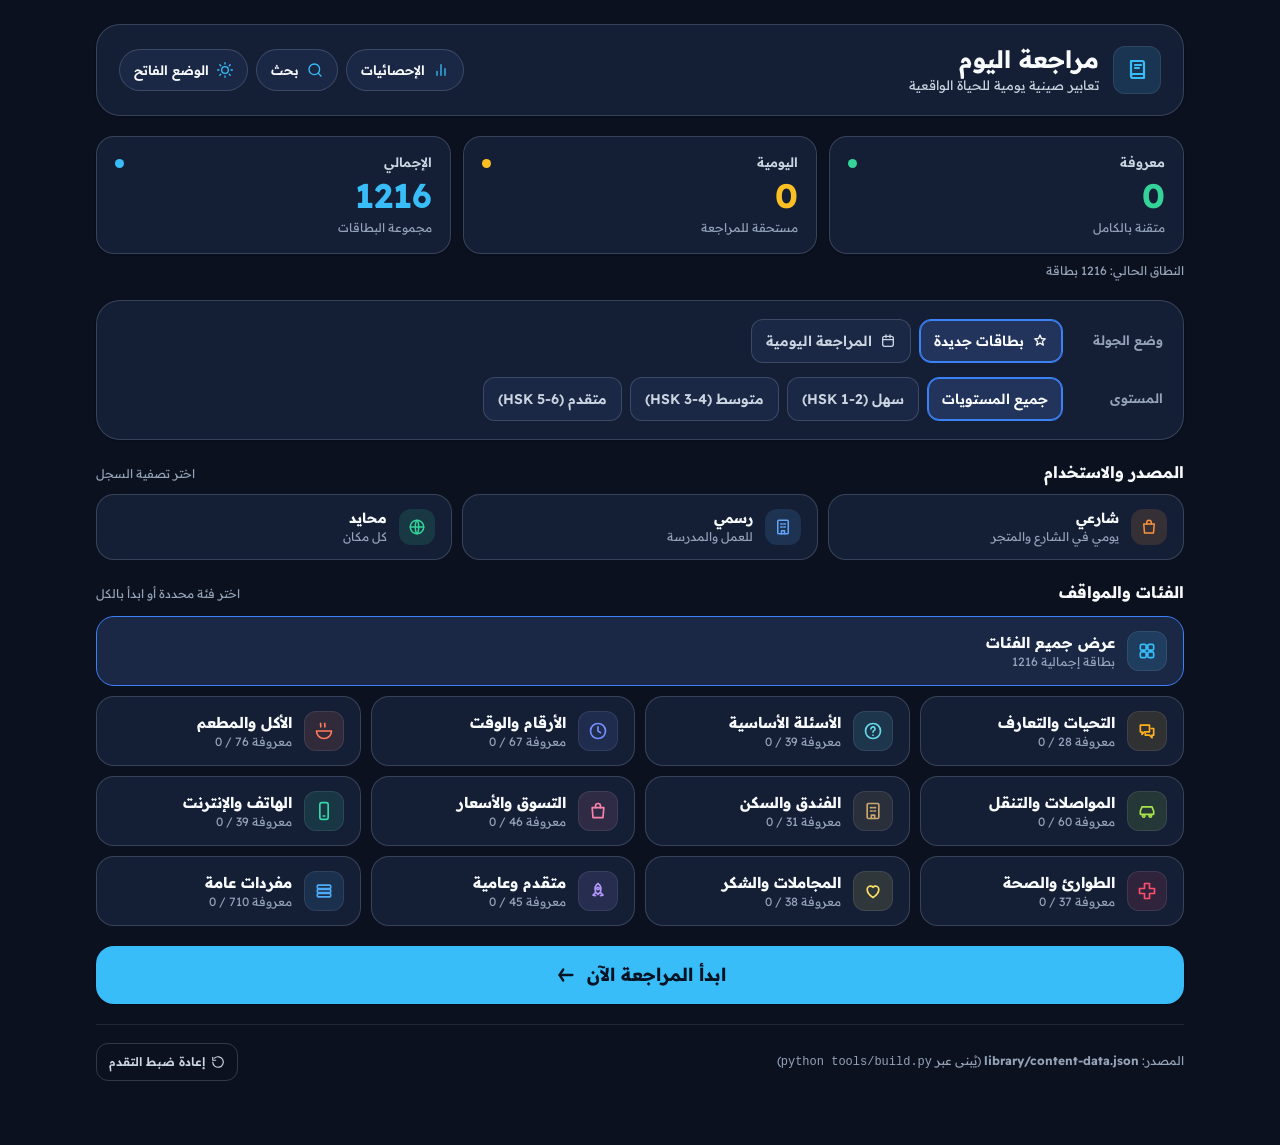
<file: index.html>
<!DOCTYPE html>
<html lang="ar" dir="rtl">
<head>
<meta charset="UTF-8">
<meta name="viewport" content="width=device-width, initial-scale=1, viewport-fit=cover">
<meta name="color-scheme" content="dark light">
<meta name="theme-color" media="(prefers-color-scheme: dark)" content="#0B111E">
<meta name="theme-color" media="(prefers-color-scheme: light)" content="#F3F6FB">
<meta name="description" content="مراجعة كلمات وجمل صينية للحياة اليومية — واجهة عربية كاملة">
<title>مراجعة اليوم — R3D Daily Review</title>
<link rel="icon" href="icon.svg" type="image/svg+xml">
<link rel="manifest" href="manifest.webmanifest">
<link rel="preconnect" href="https://fonts.googleapis.com">
<link rel="preconnect" href="https://fonts.gstatic.com" crossorigin>
<link href="https://fonts.googleapis.com/css2?family=Noto+Sans+SC:wght@500;700&family=Readex+Pro:wght@400;600;700;800&display=swap" rel="stylesheet">
<script>
  (function () {
    try {
      var s = JSON.parse(localStorage.getItem('r3d-daily-state-v1') || '{}');
      var theme = s.theme || (window.matchMedia && window.matchMedia('(prefers-color-scheme: light)').matches ? 'light' : 'dark');
      document.documentElement.setAttribute('data-theme', theme);
    } catch (e) {}
  })();
</script>
<link rel="stylesheet" href="./daily.css?v=8">
</head>
<body>
<div id="app"></div>

<script src="daily-data.js?v=7"></script>
<script src="audio-manifest.js?v=3"></script>
<script src="config.js?v=4"></script>
<script src="scenes.js?v=8"></script>
<script src="daily.js?v=8"></script>
<script>
  if ('serviceWorker' in navigator && location.protocol !== 'file:') {
    window.addEventListener('load', function () {
      navigator.serviceWorker.register('./sw.js').catch(function () {});
    });
  }
</script>
</body>
</html>
</file>
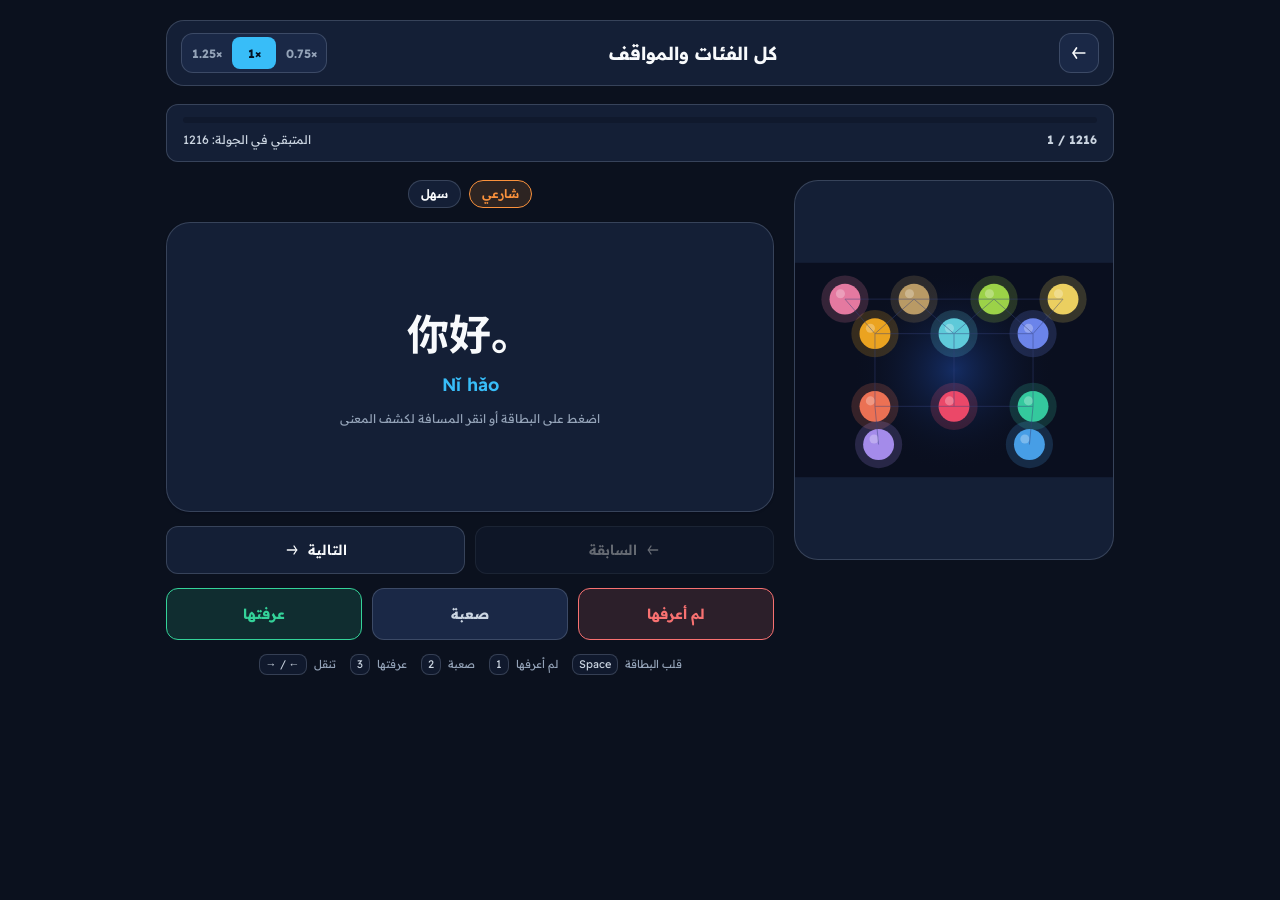
<file: review.html>
<!DOCTYPE html>
<html lang="ar" dir="rtl">
<head>
<meta charset="UTF-8">
<meta name="viewport" content="width=device-width, initial-scale=1, viewport-fit=cover">
<meta name="color-scheme" content="dark light">
<meta name="theme-color" media="(prefers-color-scheme: dark)" content="#0B111E">
<meta name="theme-color" media="(prefers-color-scheme: light)" content="#F3F6FB">
<title>مراجعة اليوم — R3D Daily Review</title>
<link rel="icon" href="icon.svg" type="image/svg+xml">
<link rel="preconnect" href="https://fonts.googleapis.com">
<link rel="preconnect" href="https://fonts.gstatic.com" crossorigin>
<link href="https://fonts.googleapis.com/css2?family=Noto+Sans+SC:wght@500;700&family=Readex+Pro:wght@400;600;700;800&display=swap" rel="stylesheet">
<script>
  (function () {
    try {
      var s = JSON.parse(localStorage.getItem('r3d-daily-state-v1') || '{}');
      var theme = s.theme || (window.matchMedia && window.matchMedia('(prefers-color-scheme: light)').matches ? 'light' : 'dark');
      document.documentElement.setAttribute('data-theme', theme);
    } catch (e) {}
  })();
</script>
<link rel="stylesheet" href="./daily.css?v=8">
</head>
<body>
<div id="app"></div>

<script src="daily-data.js?v=7"></script>
<script src="audio-manifest.js?v=3"></script>
<script src="config.js?v=4"></script>
<script src="scenes.js?v=8"></script>
<script src="daily.js?v=8"></script>
<script>
  // Legacy entry point redirect: review.html?cat=greetings -> #/study/greetings
  (function () {
    var q = location.search.slice(1).split('&');
    var cat = 'all';
    for (var i = 0; i < q.length; i++) {
      var p = q[i], j = p.indexOf('=');
      if (j > 0 && p.slice(0, j) === 'cat') cat = decodeURIComponent(p.slice(j + 1));
    }
    if (!location.hash) location.replace('#/study/' + cat);
  })();

  if ('serviceWorker' in navigator && location.protocol !== 'file:') {
    window.addEventListener('load', function () {
      navigator.serviceWorker.register('./sw.js').catch(function () {});
    });
  }
</script>
</body>
</html>
</file>
<file: daily.css>
/* ============================================================
   R3D Daily Review — theme & layout system
   Arabic-first (RTL) study workbench with LTR Chinese embeddings.
   No gradients, no glassmorphism, no ambient glow loops.
   ============================================================ */

:root {
  color-scheme: dark;

  /* Surfaces */
  --bg: #0B111E;
  --bg-subtle: #0F1728;
  --surface: #141F36;
  --surface-raised: #1A2846;
  --surface-active: #22345B;
  --surface-muted: #10192D;

  /* Lines */
  --border-subtle: rgba(148, 163, 184, 0.16);
  --border: rgba(148, 163, 184, 0.28);
  --border-strong: #3B82F6;

  /* Inks */
  --text: #F8FAFC;
  --text-muted: #CBD5E1;
  --text-subtle: #94A3B8;
  --ink-on-accent: #041324;

  /* Primary Action */
  --accent: #38BDF8;
  --accent-hover: #7DD3FC;
  --accent-surface: rgba(56, 189, 248, 0.14);

  /* Status Tokens */
  --known: #34D399;
  --known-surface: rgba(52, 211, 153, 0.14);
  --due: #FBBF24;
  --due-surface: rgba(251, 191, 36, 0.14);
  --total: #38BDF8;
  --total-surface: rgba(56, 189, 248, 0.14);
  --miss: #F87171;
  --miss-surface: rgba(248, 113, 113, 0.14);

  /* Register Tags */
  --street: #FB923C;
  --street-surface: rgba(251, 146, 60, 0.14);
  --academic: #60A5FA;
  --academic-surface: rgba(96, 165, 250, 0.14);
  --neutral: #34D399;
  --neutral-surface: rgba(52, 211, 153, 0.14);

  /* Category fallback accent */
  --cat: #38BDF8;
  --cat-surface: rgba(56, 189, 248, 0.14);

  /* Typography */
  --font-ar: 'Readex Pro', -apple-system, BlinkMacSystemFont, 'Segoe UI', Tahoma, sans-serif;
  --font-cn: 'Noto Sans SC', 'PingFang SC', 'Source Han Sans SC', 'Microsoft YaHei', sans-serif;

  --card-zh: 42px;
  --card-zh-back: 32px;

  /* Geometry */
  --radius-sm: 8px;
  --radius-md: 12px;
  --radius-lg: 18px;
  --radius-xl: 24px;
  --radius-pill: 9999px;

  /* Elevation */
  --shadow-sm: 0 1px 2px rgba(2, 6, 23, 0.35);
  --shadow-md: 0 4px 14px rgba(2, 6, 23, 0.45);
  --shadow-lg: 0 12px 32px rgba(2, 6, 23, 0.6);

  /* Timing */
  --motion-fast: 0.15s ease;
  --motion-base: 0.22s ease;
}

[data-theme="light"] {
  color-scheme: light;

  /* Surfaces */
  --bg: #F3F6FB;
  --bg-subtle: #E8EEF8;
  --surface: #FFFFFF;
  --surface-raised: #FFFFFF;
  --surface-active: #EDF3FD;
  --surface-muted: #E2EAF7;

  /* Lines */
  --border-subtle: rgba(100, 116, 139, 0.18);
  --border: rgba(100, 116, 139, 0.32);
  --border-strong: #0284C7;

  /* Inks */
  --text: #0F172A;
  --text-muted: #334155;
  --text-subtle: #64748B;
  --ink-on-accent: #FFFFFF;

  /* Primary Action */
  --accent: #0284C7;
  --accent-hover: #0369A1;
  --accent-surface: rgba(2, 132, 199, 0.12);

  /* Status Tokens */
  --known: #059669;
  --known-surface: rgba(5, 150, 105, 0.12);
  --due: #D97706;
  --due-surface: rgba(217, 119, 6, 0.12);
  --total: #0284C7;
  --total-surface: rgba(2, 132, 199, 0.12);
  --miss: #DC2626;
  --miss-surface: rgba(220, 38, 38, 0.12);

  /* Register Tags */
  --street: #EA580C;
  --street-surface: rgba(234, 88, 12, 0.12);
  --academic: #2563EB;
  --academic-surface: rgba(37, 99, 235, 0.12);
  --neutral: #059669;
  --neutral-surface: rgba(5, 150, 105, 0.12);

  /* Category fallback accent */
  --cat: #0284C7;
  --cat-surface: rgba(2, 132, 199, 0.12);

  /* Elevation */
  --shadow-sm: 0 1px 3px rgba(15, 23, 42, 0.08);
  --shadow-md: 0 4px 12px rgba(15, 23, 42, 0.1);
  --shadow-lg: 0 16px 32px rgba(15, 23, 42, 0.16);
}

/* ============ Reset & Foundation ============ */
*, *::before, *::after {
  box-sizing: border-box;
}

html, body {
  margin: 0;
  padding: 0;
  min-height: 100%;
}

body {
  font-family: var(--font-ar);
  background-color: var(--bg);
  color: var(--text);
  line-height: 1.5;
  -webkit-font-smoothing: antialiased;
  -moz-osx-font-smoothing: grayscale;
  overflow-x: hidden;
}

body.modal-open {
  overflow: hidden;
}

button {
  font-family: inherit;
  cursor: pointer;
  border: none;
  background: none;
  color: inherit;
  padding: 0;
}

button:focus-visible,
a:focus-visible,
input:focus-visible {
  outline: 2px solid var(--accent);
  outline-offset: 2px;
}

a {
  color: inherit;
  text-decoration: none;
}

.zh {
  direction: ltr;
  unicode-bidi: isolate;
  font-family: var(--font-cn);
}

.ltr {
  direction: ltr;
  unicode-bidi: isolate;
  text-align: center;
}

.sr-only {
  position: absolute;
  width: 1px;
  height: 1px;
  padding: 0;
  margin: -1px;
  overflow: hidden;
  clip: rect(0, 0, 0, 0);
  white-space: nowrap;
  border: 0;
}

/* ============ App Shell ============ */
.shell {
  width: 100%;
  max-width: 1120px;
  margin: 0 auto;
  padding: 24px 16px 64px;
  display: flex;
  flex-direction: column;
  gap: 20px;
}

/* ============ Header ============ */
.app-header {
  background: var(--surface);
  border: 1px solid var(--border);
  border-radius: var(--radius-xl);
  padding: 20px 22px;
  display: flex;
  align-items: center;
  justify-content: space-between;
  gap: 16px;
  box-shadow: var(--shadow-sm);
}

.brand-wrap {
  display: flex;
  align-items: center;
  gap: 14px;
}

.brand-icon {
  width: 48px;
  height: 48px;
  border-radius: var(--radius-md);
  background: var(--accent-surface);
  color: var(--accent);
  display: inline-flex;
  align-items: center;
  justify-content: center;
  border: 1px solid var(--border-subtle);
  flex-shrink: 0;
}

.brand-titles {
  display: flex;
  flex-direction: column;
  gap: 2px;
}

.brand-titles h1 {
  margin: 0;
  font-size: 24px;
  font-weight: 700;
  line-height: 1.2;
}

.brand-titles p {
  margin: 0;
  font-size: 13px;
  color: var(--text-muted);
}

.header-actions {
  display: flex;
  align-items: center;
  gap: 8px;
}

.action-pill {
  min-height: 42px;
  padding: 0 14px;
  border-radius: var(--radius-pill);
  border: 1px solid var(--border);
  background: var(--surface-raised);
  color: var(--text);
  font-size: 13px;
  font-weight: 600;
  display: inline-flex;
  align-items: center;
  gap: 8px;
  transition: border-color var(--motion-fast), background-color var(--motion-fast);
}

.action-pill:hover {
  border-color: var(--accent);
  background: var(--surface-active);
}

.action-pill svg {
  color: var(--accent);
  flex-shrink: 0;
}

/* ============ Metrics Deck ============ */
.metrics-deck {
  display: flex;
  flex-direction: column;
  gap: 10px;
}

.metrics-grid {
  display: grid;
  grid-template-columns: repeat(3, 1fr);
  gap: 12px;
}

.metric-card {
  background: var(--surface);
  border: 1px solid var(--border);
  border-radius: var(--radius-lg);
  padding: 16px 18px;
  display: flex;
  flex-direction: column;
  gap: 6px;
  box-shadow: var(--shadow-sm);
}

.metric-header {
  display: flex;
  align-items: center;
  justify-content: space-between;
  font-size: 13px;
  font-weight: 600;
  color: var(--text-muted);
}

.metric-dot {
  width: 9px;
  height: 9px;
  border-radius: var(--radius-pill);
  flex-shrink: 0;
}

.metric-dot.known { background: var(--known); }
.metric-dot.due { background: var(--due); }
.metric-dot.total { background: var(--total); }

.metric-val {
  font-size: 34px;
  font-weight: 700;
  line-height: 1;
  font-variant-numeric: tabular-nums;
  direction: ltr;
  text-align: right;
}

.metric-card.known .metric-val { color: var(--known); }
.metric-card.due .metric-val { color: var(--due); }
.metric-card.total .metric-val { color: var(--total); }

.metric-meta {
  font-size: 12px;
  color: var(--text-subtle);
  direction: ltr;
  text-align: right;
  font-variant-numeric: tabular-nums;
}

.deck-scope-note {
  font-size: 12px;
  color: var(--text-subtle);
  margin-top: -2px;
}

/* ============ Filter Panel ============ */
.filter-panel {
  background: var(--surface);
  border: 1px solid var(--border);
  border-radius: var(--radius-xl);
  padding: 18px 20px;
  display: flex;
  flex-direction: column;
  gap: 14px;
  box-shadow: var(--shadow-sm);
}

.filter-group {
  display: flex;
  align-items: center;
  gap: 14px;
  flex-wrap: wrap;
}

.filter-title {
  width: 86px;
  font-size: 13px;
  font-weight: 600;
  color: var(--text-subtle);
  flex-shrink: 0;
}

.filter-segments {
  display: flex;
  gap: 8px;
  flex: 1;
  flex-wrap: wrap;
}

.filter-btn {
  min-height: 44px;
  padding: 0 14px;
  border-radius: var(--radius-md);
  border: 1px solid var(--border);
  background: var(--surface-raised);
  color: var(--text-muted);
  font-size: 14px;
  font-weight: 600;
  display: inline-flex;
  align-items: center;
  justify-content: center;
  gap: 8px;
  transition: all var(--motion-fast);
}

.filter-btn:hover {
  border-color: var(--border-strong);
  color: var(--text);
}

.filter-btn[aria-pressed="true"] {
  background: var(--surface-active);
  border-color: var(--border-strong);
  color: var(--text);
  box-shadow: inset 0 0 0 1px var(--border-strong);
}

/* ============ Register Section ============ */
.registers-section {
  display: flex;
  flex-direction: column;
  gap: 10px;
}

.section-head {
  display: flex;
  align-items: baseline;
  justify-content: space-between;
}

.section-title {
  font-size: 16px;
  font-weight: 700;
  margin: 0;
}

.section-subtitle {
  font-size: 12px;
  color: var(--text-subtle);
}

.registers-grid {
  display: grid;
  grid-template-columns: repeat(3, 1fr);
  gap: 10px;
}

.register-card {
  background: var(--surface);
  border: 1px solid var(--border);
  border-radius: var(--radius-lg);
  padding: 14px 16px;
  display: flex;
  align-items: center;
  gap: 12px;
  text-align: right;
  transition: all var(--motion-fast);
}

.register-card:hover {
  border-color: var(--border-strong);
}

.register-card[aria-pressed="true"] {
  background: var(--surface-raised);
  border-color: var(--border-strong);
  box-shadow: inset 0 0 0 1px var(--border-strong);
}

.register-badge {
  width: 36px;
  height: 36px;
  border-radius: var(--radius-md);
  display: inline-flex;
  align-items: center;
  justify-content: center;
  flex-shrink: 0;
}

.register-card[data-tone="street"] .register-badge {
  background: var(--street-surface);
  color: var(--street);
}
.register-card[data-tone="academic"] .register-badge {
  background: var(--academic-surface);
  color: var(--academic);
}
.register-card[data-tone="neutral"] .register-badge {
  background: var(--neutral-surface);
  color: var(--neutral);
}

.register-texts {
  display: flex;
  flex-direction: column;
  gap: 2px;
}

.register-name {
  font-size: 14px;
  font-weight: 700;
}

.register-desc {
  font-size: 12px;
  color: var(--text-subtle);
}

/* ============ Categories Section ============ */
.categories-section {
  display: flex;
  flex-direction: column;
  gap: 12px;
}

.category-grid {
  display: grid;
  grid-template-columns: repeat(auto-fill, minmax(220px, 1fr));
  gap: 10px;
}

.cat-chip {
  background: var(--surface);
  border: 1px solid var(--border);
  border-radius: var(--radius-lg);
  padding: 14px 16px;
  display: flex;
  align-items: center;
  gap: 12px;
  text-align: right;
  transition: all var(--motion-fast);
}

.cat-chip:hover {
  border-color: var(--border-strong);
  background: var(--surface-raised);
  transform: translateY(-1px);
}

.cat-chip.cat-all-chip {
  grid-column: 1 / -1;
  background: var(--surface-raised);
  border-color: var(--border-strong);
}

.cat-icon-badge {
  width: 40px;
  height: 40px;
  border-radius: var(--radius-md);
  background: var(--cat-surface);
  color: var(--cat);
  display: inline-flex;
  align-items: center;
  justify-content: center;
  flex-shrink: 0;
  border: 1px solid var(--border-subtle);
}

.cat-chip-info {
  display: flex;
  flex-direction: column;
  gap: 2px;
  min-width: 0;
  flex: 1;
}

.cat-chip-name {
  font-size: 15px;
  font-weight: 700;
  white-space: nowrap;
  overflow: hidden;
  text-overflow: ellipsis;
}

.cat-chip-count {
  font-size: 12px;
  color: var(--text-subtle);
  direction: ltr;
  text-align: right;
  font-variant-numeric: tabular-nums;
}

/* ============ Start Button ============ */
.primary-start-btn {
  min-height: 58px;
  background: var(--accent);
  color: var(--ink-on-accent);
  border-radius: var(--radius-lg);
  font-size: 18px;
  font-weight: 700;
  display: flex;
  align-items: center;
  justify-content: center;
  gap: 10px;
  box-shadow: var(--shadow-sm);
  transition: all var(--motion-fast);
}

.primary-start-btn:hover {
  background: var(--accent-hover);
  box-shadow: var(--shadow-md);
}

.primary-start-btn svg {
  transform: rotate(180deg);
}

/* ============ Footer ============ */
.app-footer {
  border-top: 1px solid var(--border-subtle);
  padding-top: 18px;
  display: flex;
  align-items: center;
  justify-content: space-between;
  gap: 16px;
  flex-wrap: wrap;
}

.footer-copy {
  margin: 0;
  font-size: 12px;
  color: var(--text-subtle);
}

.btn-quiet {
  min-height: 38px;
  padding: 0 12px;
  border-radius: var(--radius-md);
  border: 1px solid var(--border);
  color: var(--text-muted);
  font-size: 12px;
  font-weight: 600;
  display: inline-flex;
  align-items: center;
  gap: 6px;
  transition: all var(--motion-fast);
}

.btn-quiet:hover {
  border-color: var(--border-strong);
  color: var(--text);
}

/* ============ Study View ============ */
.study-shell {
  width: 100%;
  max-width: 980px;
  margin: 0 auto;
  padding: 20px 16px 48px;
  display: flex;
  flex-direction: column;
  gap: 18px;
}

.study-navbar {
  background: var(--surface);
  border: 1px solid var(--border);
  border-radius: var(--radius-lg);
  padding: 12px 14px;
  display: flex;
  align-items: center;
  justify-content: space-between;
  gap: 12px;
}

.study-title-wrap {
  display: flex;
  align-items: center;
  gap: 10px;
  min-width: 0;
}

.study-title {
  margin: 0;
  font-size: 18px;
  font-weight: 700;
  white-space: nowrap;
  overflow: hidden;
  text-overflow: ellipsis;
}

.study-icon-btn {
  width: 40px;
  height: 40px;
  border-radius: var(--radius-md);
  border: 1px solid var(--border);
  background: var(--surface-raised);
  color: var(--text);
  display: inline-flex;
  align-items: center;
  justify-content: center;
  flex-shrink: 0;
  transition: all var(--motion-fast);
}

.study-icon-btn:hover {
  border-color: var(--border-strong);
  background: var(--surface-active);
}

.speed-segment-group {
  display: inline-flex;
  background: var(--surface-raised);
  border: 1px solid var(--border);
  border-radius: var(--radius-md);
  padding: 3px;
  gap: 3px;
}

.speed-segment-btn {
  min-width: 44px;
  height: 32px;
  border-radius: var(--radius-sm);
  font-size: 12px;
  font-weight: 700;
  color: var(--text-subtle);
  display: inline-flex;
  align-items: center;
  justify-content: center;
  direction: ltr;
  transition: all var(--motion-fast);
}

.speed-segment-btn:hover {
  color: var(--text);
}

.speed-segment-btn[aria-pressed="true"] {
  background: var(--accent);
  color: var(--ink-on-accent);
}

/* Progress Section */
.study-progress-card {
  background: var(--surface);
  border: 1px solid var(--border);
  border-radius: var(--radius-md);
  padding: 12px 16px;
  display: flex;
  flex-direction: column;
  gap: 8px;
}

.progress-track {
  height: 6px;
  background: var(--surface-muted);
  border-radius: var(--radius-pill);
  overflow: hidden;
}

.progress-fill {
  height: 100%;
  background: var(--accent);
  border-radius: var(--radius-pill);
  transition: width var(--motion-base);
}

.progress-meta {
  display: flex;
  align-items: center;
  justify-content: space-between;
  font-size: 12px;
  color: var(--text-muted);
}

.progress-counter {
  direction: ltr;
  font-variant-numeric: tabular-nums;
  font-weight: 700;
}

/* Study Content Layout */
.study-content-grid {
  display: flex;
  flex-direction: column;
  gap: 16px;
}

@media (min-width: 900px) {
  .study-content-grid {
    display: grid;
    grid-template-columns: 320px 1fr;
    align-items: start;
    gap: 20px;
  }
}

.scene-frame {
  background: var(--surface);
  border: 1px solid var(--border);
  border-radius: var(--radius-xl);
  height: 220px;
  overflow: hidden;
  display: flex;
  align-items: center;
  justify-content: center;
}

@media (min-width: 900px) {
  .scene-frame {
    height: 380px;
  }
}

.scene-frame svg {
  width: 100%;
  height: 100%;
  display: block;
}

/* Study Action Column */
.study-column {
  display: flex;
  flex-direction: column;
  gap: 14px;
}

.badge-row {
  display: flex;
  align-items: center;
  justify-content: center;
  gap: 8px;
  flex-wrap: wrap;
}

.meta-chip {
  min-height: 28px;
  padding: 0 12px;
  border-radius: var(--radius-pill);
  border: 1px solid var(--border);
  background: var(--surface);
  font-size: 12px;
  font-weight: 600;
  display: inline-flex;
  align-items: center;
  gap: 6px;
}

.meta-chip.tone-street {
  background: var(--street-surface);
  border-color: var(--street);
  color: var(--street);
}
.meta-chip.tone-academic {
  background: var(--academic-surface);
  border-color: var(--academic);
  color: var(--academic);
}
.meta-chip.tone-neutral {
  background: var(--neutral-surface);
  border-color: var(--neutral);
  color: var(--neutral);
}

/* Card Flip */
.flip-stage {
  perspective: 1200px;
}

.card-canvas {
  position: relative;
  width: 100%;
  min-height: 290px;
  transform-style: preserve-3d;
  transition: transform var(--motion-base);
  cursor: pointer;
}

.card-canvas.is-flipped {
  transform: rotateY(180deg);
}

.card-side {
  position: absolute;
  inset: 0;
  background: var(--surface);
  border: 1px solid var(--border);
  border-radius: var(--radius-xl);
  padding: 24px 20px;
  display: flex;
  flex-direction: column;
  align-items: center;
  justify-content: center;
  gap: 12px;
  text-align: center;
  backface-visibility: hidden;
  -webkit-backface-visibility: hidden;
  box-shadow: var(--shadow-sm);
  overflow-y: auto;
}

.card-side-back {
  transform: rotateY(180deg);
  border-color: var(--border-strong);
  background: var(--surface-raised);
}

.card-zh-head {
  font-family: var(--font-cn);
  font-size: var(--card-zh);
  font-weight: 700;
  line-height: 1.25;
  direction: ltr;
  word-break: break-word;
}

.card-side-back .card-zh-head {
  font-size: var(--card-zh-back);
}

.card-pinyin {
  font-size: 18px;
  font-weight: 600;
  color: var(--accent);
  direction: ltr;
}

.card-rule {
  width: 44px;
  height: 2px;
  background: var(--border);
  margin: 2px 0;
}

.card-ar-body {
  font-size: 24px;
  font-weight: 700;
  line-height: 1.4;
  color: var(--text);
}

.card-note-body {
  font-size: 13px;
  color: var(--text-muted);
  max-width: 46ch;
  line-height: 1.6;
}

.card-prompt-hint {
  font-size: 12px;
  color: var(--text-subtle);
}

.voice-btn {
  width: 48px;
  height: 48px;
  border-radius: var(--radius-pill);
  border: 1px solid var(--border);
  background: var(--surface);
  color: var(--accent);
  display: inline-flex;
  align-items: center;
  justify-content: center;
  transition: all var(--motion-fast);
}

.voice-btn:hover {
  background: var(--accent-surface);
  border-color: var(--accent);
}

.voice-btn.is-active {
  background: var(--accent);
  color: var(--ink-on-accent);
}

/* Card Navigation */
.nav-row {
  display: flex;
  gap: 10px;
}

.nav-action-btn {
  flex: 1;
  min-height: 48px;
  border-radius: var(--radius-md);
  border: 1px solid var(--border);
  background: var(--surface);
  color: var(--text);
  font-size: 14px;
  font-weight: 600;
  display: inline-flex;
  align-items: center;
  justify-content: center;
  gap: 8px;
  transition: all var(--motion-fast);
}

.nav-action-btn:hover:not(:disabled) {
  border-color: var(--border-strong);
  background: var(--surface-raised);
}

.nav-action-btn:disabled {
  opacity: 0.38;
  cursor: not-allowed;
}

/* Rating Controls */
.rating-deck {
  display: grid;
  grid-template-columns: repeat(3, 1fr);
  gap: 10px;
}

.rate-btn {
  min-height: 52px;
  border-radius: var(--radius-md);
  border: 1px solid var(--border);
  background: var(--surface);
  font-size: 14px;
  font-weight: 700;
  display: inline-flex;
  align-items: center;
  justify-content: center;
  gap: 6px;
  transition: all var(--motion-fast);
}

.rate-btn.miss {
  background: var(--miss-surface);
  border-color: var(--miss);
  color: var(--miss);
}
.rate-btn.hard {
  background: var(--surface-raised);
  border-color: var(--border);
  color: var(--text-muted);
}
.rate-btn.know {
  background: var(--known-surface);
  border-color: var(--known);
  color: var(--known);
}

.rate-btn:hover {
  filter: brightness(1.1);
}

/* Keyboard Hints */
.shortcuts-row {
  display: none;
  align-items: center;
  justify-content: center;
  gap: 14px;
  font-size: 11px;
  color: var(--text-subtle);
  flex-wrap: wrap;
}

@media (min-width: 768px) {
  .shortcuts-row {
    display: flex;
  }
}

.kbd-badge {
  display: inline-block;
  padding: 1px 6px;
  border-radius: var(--radius-sm);
  border: 1px solid var(--border);
  background: var(--surface-muted);
  color: var(--text-muted);
  font-family: inherit;
  font-size: 11px;
  margin-inline-start: 4px;
}

/* ============ Summary Card ============ */
.round-summary {
  background: var(--surface);
  border: 1px solid var(--border);
  border-radius: var(--radius-xl);
  padding: 28px 24px;
  display: flex;
  flex-direction: column;
  align-items: center;
  gap: 18px;
  text-align: center;
  box-shadow: var(--shadow-sm);
}

.summary-score {
  display: flex;
  flex-direction: column;
  gap: 2px;
}

.score-num {
  font-size: 48px;
  font-weight: 800;
  line-height: 1;
  color: var(--known);
  direction: ltr;
  font-variant-numeric: tabular-nums;
}

.score-label {
  font-size: 13px;
  color: var(--text-muted);
}

.summary-list {
  width: 100%;
  display: flex;
  flex-direction: column;
  gap: 8px;
}

.summary-item {
  background: var(--surface-raised);
  border: 1px solid var(--border-subtle);
  border-radius: var(--radius-md);
  padding: 10px 14px;
  display: flex;
  align-items: center;
  justify-content: space-between;
  font-size: 13px;
}

.summary-item-val {
  font-weight: 700;
  direction: ltr;
  font-variant-numeric: tabular-nums;
}

.summary-actions {
  display: flex;
  gap: 10px;
  width: 100%;
}

.summary-actions > button {
  flex: 1;
  min-height: 46px;
  border-radius: var(--radius-md);
  font-size: 14px;
  font-weight: 700;
}

/* ============ Dialogs & Modals ============ */
.dialog-scrim {
  position: fixed;
  inset: 0;
  z-index: 100;
  background: rgba(2, 6, 23, 0.72);
  display: flex;
  align-items: center;
  justify-content: center;
  padding: 16px;
}

.dialog-box {
  width: 100%;
  max-width: 480px;
  max-height: calc(100vh - 32px);
  background: var(--surface);
  border: 1px solid var(--border);
  border-radius: var(--radius-xl);
  padding: 22px;
  display: flex;
  flex-direction: column;
  gap: 16px;
  box-shadow: var(--shadow-lg);
  overflow-y: auto;
}

.dialog-header {
  display: flex;
  align-items: center;
  justify-content: space-between;
}

.dialog-header h3 {
  margin: 0;
  font-size: 18px;
  font-weight: 700;
}

.dialog-lead {
  margin: 0;
  font-size: 14px;
  color: var(--text-muted);
  line-height: 1.6;
}

.dialog-actions {
  display: flex;
  gap: 10px;
  margin-top: 4px;
}

.dialog-actions > button {
  flex: 1;
  min-height: 44px;
  border-radius: var(--radius-md);
  font-size: 14px;
  font-weight: 600;
  display: inline-flex;
  align-items: center;
  justify-content: center;
}

.btn-danger {
  background: var(--miss);
  color: #FFFFFF;
}

.btn-primary {
  background: var(--accent);
  color: var(--ink-on-accent);
}

.btn-secondary {
  border: 1px solid var(--border);
  background: var(--surface-raised);
  color: var(--text);
}

/* ============ Search Modal Specific ============ */
.search-input-field {
  width: 100%;
  min-height: 46px;
  padding: 0 14px;
  border-radius: var(--radius-md);
  border: 1px solid var(--border);
  background: var(--surface-raised);
  color: var(--text);
  font-family: inherit;
  font-size: 14px;
}

.search-input-field:focus {
  border-color: var(--border-strong);
  outline: none;
}

.search-results-list {
  display: flex;
  flex-direction: column;
  gap: 8px;
  max-height: 360px;
  overflow-y: auto;
  padding-inline-end: 4px;
}

.search-item {
  background: var(--surface-raised);
  border: 1px solid var(--border-subtle);
  border-radius: var(--radius-md);
  padding: 12px 14px;
  display: flex;
  flex-direction: column;
  gap: 4px;
  text-align: right;
  transition: border-color var(--motion-fast);
}

.search-item:hover {
  border-color: var(--border-strong);
}

.search-item-zh {
  font-family: var(--font-cn);
  font-size: 17px;
  font-weight: 700;
  direction: ltr;
  text-align: right;
}

.search-item-py {
  font-size: 13px;
  color: var(--accent);
  direction: ltr;
  text-align: right;
}

.search-item-ar {
  font-size: 14px;
  font-weight: 600;
  color: var(--text);
}

.search-item-tag {
  font-size: 11px;
  color: var(--text-subtle);
}

/* ============ Stats Modal Specific ============ */
.stats-overview-grid {
  display: grid;
  grid-template-columns: repeat(2, 1fr);
  gap: 10px;
}

.stat-metric-pill {
  background: var(--surface-raised);
  border: 1px solid var(--border-subtle);
  border-radius: var(--radius-md);
  padding: 12px;
  display: flex;
  flex-direction: column;
  gap: 2px;
  text-align: center;
}

.stat-metric-pill .val {
  font-size: 26px;
  font-weight: 700;
  color: var(--text);
  direction: ltr;
  font-variant-numeric: tabular-nums;
}

.stat-metric-pill .lbl {
  font-size: 12px;
  color: var(--text-subtle);
}

.box-chart-deck {
  background: var(--surface-raised);
  border: 1px solid var(--border-subtle);
  border-radius: var(--radius-lg);
  padding: 16px;
  display: flex;
  flex-direction: column;
  gap: 12px;
}

.chart-title {
  font-size: 13px;
  font-weight: 700;
  color: var(--text-muted);
}

.chart-columns {
  display: flex;
  align-items: flex-end;
  justify-content: space-between;
  gap: 8px;
  height: 120px;
  padding-bottom: 22px;
  border-bottom: 1px solid var(--border-subtle);
  position: relative;
}

.chart-bar-wrap {
  flex: 1;
  display: flex;
  flex-direction: column;
  align-items: center;
  gap: 6px;
  height: 100%;
  justify-content: flex-end;
  position: relative;
}

.chart-bar-pillar {
  width: 100%;
  max-width: 32px;
  background: var(--accent);
  border-radius: var(--radius-sm) var(--radius-sm) 0 0;
  min-height: 4px;
}

.chart-bar-pillar.box-5 { background: var(--known); }
.chart-bar-pillar.box-4 { background: var(--due); }

.chart-col-val {
  font-size: 11px;
  color: var(--text-muted);
  font-variant-numeric: tabular-nums;
  direction: ltr;
}

.chart-col-tag {
  position: absolute;
  bottom: 0;
  font-size: 11px;
  color: var(--text-subtle);
  white-space: nowrap;
}

.stats-cats-collection {
  display: grid;
  grid-template-columns: repeat(2, 1fr);
  gap: 8px;
  max-height: 200px;
  overflow-y: auto;
}

.stats-cat-row {
  background: var(--surface-raised);
  border: 1px solid var(--border-subtle);
  border-radius: var(--radius-sm);
  padding: 8px 10px;
  display: flex;
  align-items: center;
  justify-content: space-between;
  font-size: 12px;
}

.stats-cat-row .count {
  font-weight: 700;
  direction: ltr;
  font-variant-numeric: tabular-nums;
}

/* ============ Toast Notifications ============ */
.toast-outlet {
  position: fixed;
  bottom: 24px;
  left: 50%;
  transform: translateX(-50%);
  z-index: 120;
  background: var(--surface-raised);
  color: var(--text);
  border: 1px solid var(--border-strong);
  border-radius: var(--radius-pill);
  padding: 10px 18px;
  font-size: 13px;
  font-weight: 600;
  box-shadow: var(--shadow-md);
  pointer-events: none;
}

/* ============ Responsive Tuning ============ */
@media (max-width: 599px) {
  .shell {
    padding: 16px 12px 56px;
    gap: 16px;
  }

  .app-header {
    flex-direction: column;
    align-items: stretch;
    padding: 16px;
    gap: 14px;
  }

  .header-actions {
    justify-content: space-between;
  }

  .metrics-grid {
    grid-template-columns: 1fr;
    gap: 8px;
  }

  .metric-card {
    flex-direction: row;
    align-items: center;
    justify-content: space-between;
    padding: 12px 14px;
  }

  .metric-val {
    font-size: 26px;
  }

  .filter-group {
    flex-direction: column;
    align-items: stretch;
    gap: 8px;
  }

  .filter-title {
    width: auto;
  }

  .filter-btn {
    flex: 1 1 calc(50% - 6px);
  }

  .registers-grid {
    grid-template-columns: 1fr;
    gap: 8px;
  }

  .category-grid {
    grid-template-columns: 1fr;
  }

  .cat-chip {
    padding: 12px 14px;
  }

  .primary-start-btn {
    min-height: 52px;
    font-size: 16px;
  }

  :root {
    --card-zh: 34px;
    --card-zh-back: 26px;
  }

  .card-ar-body {
    font-size: 20px;
  }

  .study-navbar {
    flex-wrap: wrap;
  }

  .speed-segment-group {
    width: 100%;
    justify-content: space-between;
  }

  .speed-segment-btn {
    flex: 1;
  }

  .stats-overview-grid {
    grid-template-columns: 1fr;
  }

  .stats-cats-collection {
    grid-template-columns: 1fr;
  }
}

@media (min-width: 600px) and (max-width: 899px) {
  .shell {
    padding: 24px 20px 60px;
  }

  .metrics-grid {
    grid-template-columns: repeat(3, 1fr);
  }

  .category-grid {
    grid-template-columns: repeat(2, 1fr);
  }
}

/* ============ Reduced Motion ============ */
@media (prefers-reduced-motion: reduce) {
  *, *::before, *::after {
    animation-duration: 0.001ms !important;
    animation-iteration-count: 1 !important;
    transition-duration: 0.001ms !important;
    scroll-behavior: auto !important;
  }

  .card-canvas {
    transition: none;
  }
}
</file>
